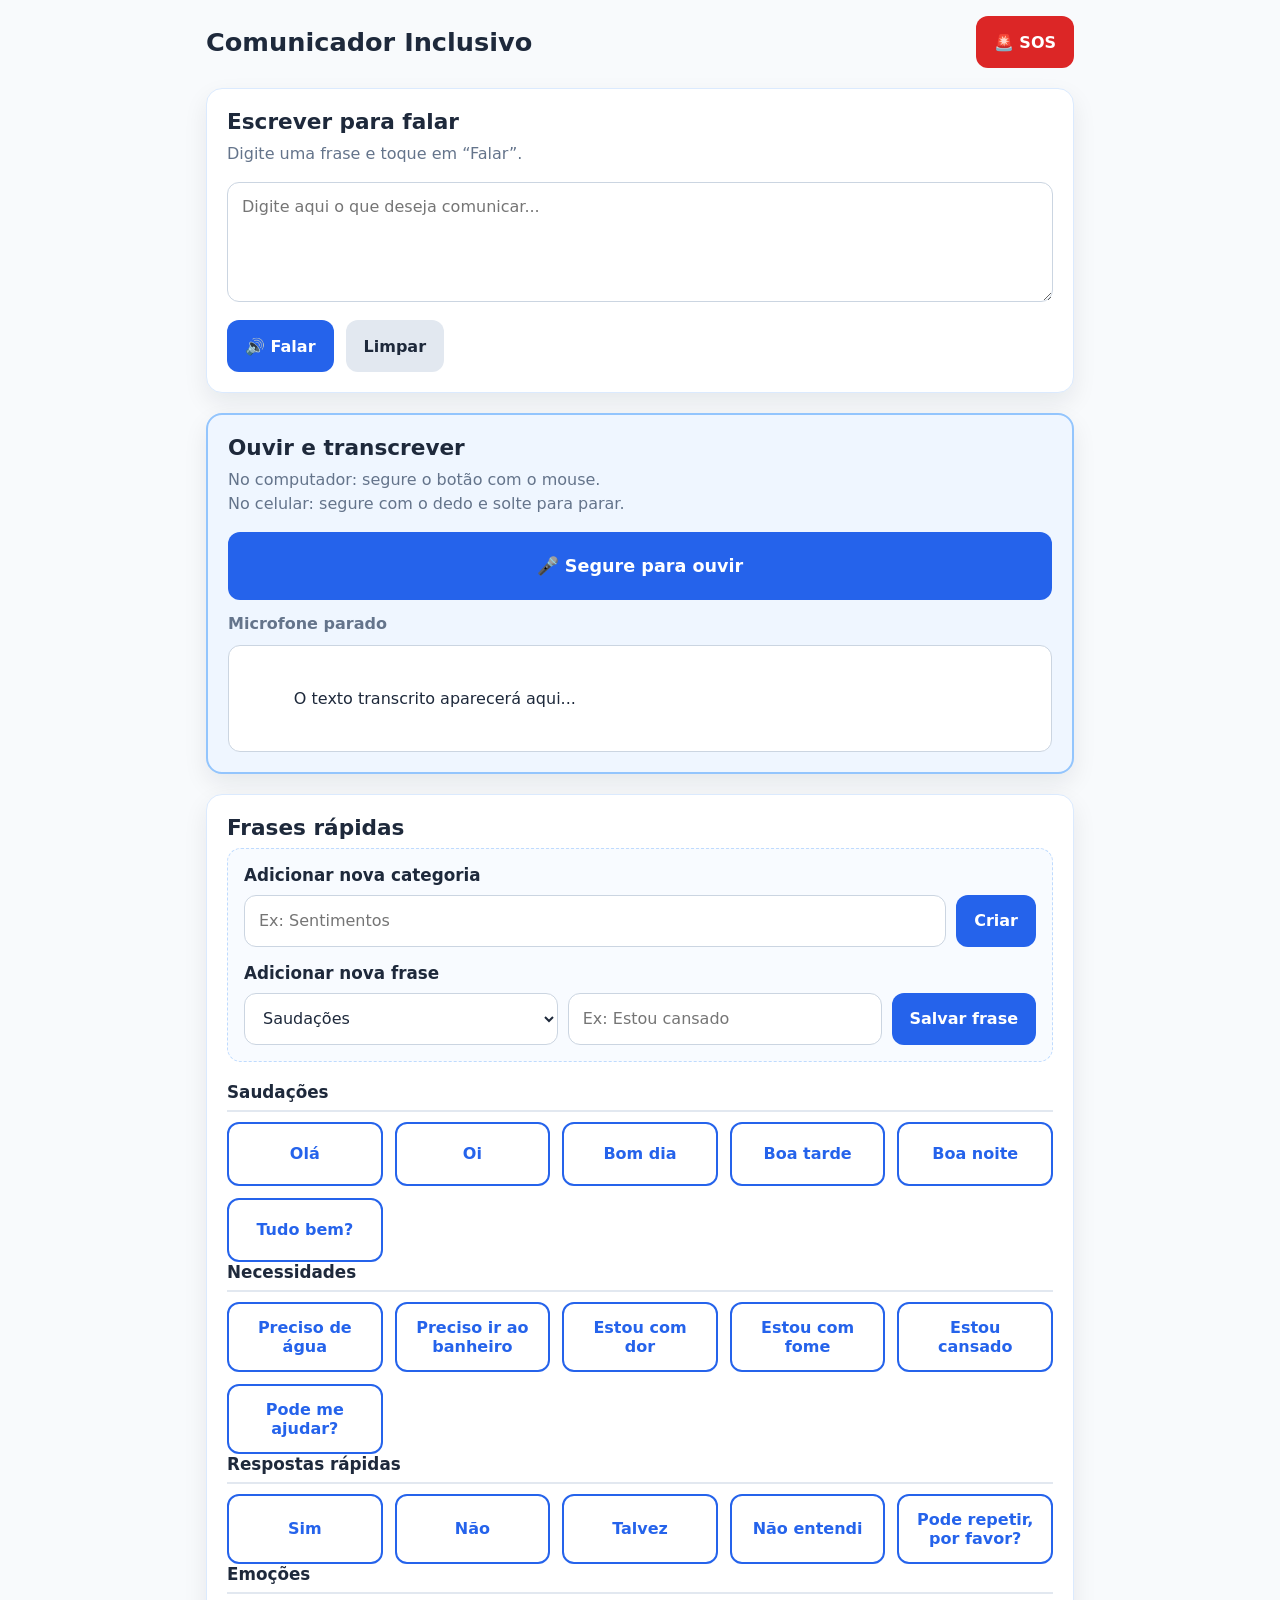
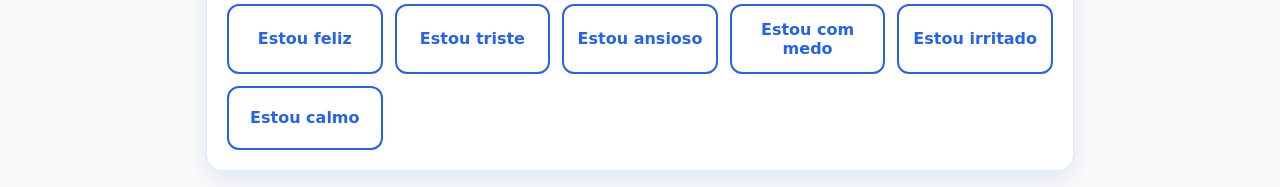
<file: frontend/index.html>
<!DOCTYPE html>
<html lang="pt-BR">
<head>
  <meta charset="UTF-8" />
  <meta
    name="viewport"
    content="width=device-width, initial-scale=1.0, maximum-scale=1.0, user-scalable=no"
  />
  <meta name="theme-color" content="#2563eb" />
  <meta name="description" content="Aplicativo de comunicação fácil para pessoas não verbais." />
  <title>Comunicador Inclusivo</title>

  <link rel="stylesheet" href="./css/style.css" />
</head>
<body>
  <div class="container">
    <header class="topbar">
      <h1>Comunicador Inclusivo</h1>
      <button id="btn-sos" class="sos-btn" type="button">
        🚨 SOS
      </button>
    </header>

    <main class="main-content">
      <!-- TEXTO PARA ÁUDIO -->
      <section class="panel">
        <h2>Escrever para falar</h2>
        <p class="panel-description">
          Digite uma frase e toque em “Falar”.
        </p>

        <label for="input-texto-livre" class="sr-only">Digite a mensagem</label>
        <textarea
          id="input-texto-livre"
          class="text-area"
          placeholder="Digite aqui o que deseja comunicar..."
          rows="4"
        ></textarea>

        <div class="action-row">
          <button id="btn-falar-texto" class="btn-primary" type="button">
            🔊 Falar
          </button>
          <button id="btn-limpar-texto" class="btn-secondary" type="button">
            Limpar
          </button>
        </div>
      </section>

      <!-- ÁUDIO PARA TEXTO -->
      <section class="panel listen-panel">
        <h2>Ouvir e transcrever</h2>
        <p class="panel-description">
          No computador: segure o botão com o mouse.<br />
          No celular: segure com o dedo e solte para parar.
        </p>

        <button id="btn-segurar-ouvir" class="btn-listen-hold" type="button">
          🎤 Segure para ouvir
        </button>

        <div class="transcription-status" id="status-escuta">
          Microfone parado
        </div>

        <div
          id="texto-transcrito"
          class="transcription-box"
          aria-live="polite"
        >
          O texto transcrito aparecerá aqui...
        </div>
      </section>

      <!-- FRASES RÁPIDAS -->
      <section class="panel">
        <h2>Frases rápidas</h2>

        <div class="admin-panel">
          <h3>Adicionar nova categoria</h3>
          <div class="form-group">
            <input
              type="text"
              id="input-nova-categoria"
              placeholder="Ex: Sentimentos"
            />
            <button id="btn-criar-categoria" class="btn-primary" type="button">
              Criar
            </button>
          </div>

          <h3>Adicionar nova frase</h3>
          <div class="form-group">
            <select id="select-categoria"></select>
            <input
              type="text"
              id="input-nova-frase"
              placeholder="Ex: Estou cansado"
            />
            <button id="btn-salvar-frase" class="btn-primary" type="button">
              Salvar frase
            </button>
          </div>
        </div>

        <div id="app-content"></div>
      </section>
    </main>
  </div>

  <script type="module" src="./js/main.js"></script>
</body>
</html>
</file>
<file: frontend/css/style.css>
:root {
    --primary: #2563eb;
    --primary-dark: #1d4ed8;
    --secondary: #e2e8f0;
    --secondary-dark: #cbd5e1;
    --bg: #f8fafc;
    --surface: #ffffff;
    --text: #1e293b;
    --muted: #64748b;
    --border: #dbeafe;
    --danger: #dc2626;
    --danger-dark: #b91c1c;
    --success: #16a34a;
    --success-bg: #dcfce7;
    --listen-bg: #eff6ff;
    --listen-border: #93c5fd;
    --shadow: 0 10px 25px rgba(15, 23, 42, 0.08);
    --radius: 16px;
}

* {
    box-sizing: border-box;
}

html {
    -webkit-text-size-adjust: 100%;
}

body {
    margin: 0;
    font-family: system-ui, -apple-system, BlinkMacSystemFont, "Segoe UI", sans-serif;
    background: var(--bg);
    color: var(--text);
}

button,
input,
textarea,
select {
    font: inherit;
}

button {
    cursor: pointer;
    border: none;
}

.container {
    width: 100%;
    max-width: 900px;
    margin: 0 auto;
    padding: 16px;
}

.topbar {
    display: flex;
    justify-content: space-between;
    align-items: center;
    gap: 16px;
    margin-bottom: 20px;
    flex-wrap: wrap;
}

.topbar h1 {
    margin: 0;
    font-size: clamp(1.5rem, 2vw, 2rem);
}

.main-content {
    display: flex;
    flex-direction: column;
    gap: 20px;
}

.panel {
    background: var(--surface);
    border: 1px solid var(--border);
    border-radius: var(--radius);
    padding: 20px;
    box-shadow: var(--shadow);
}

.panel h2 {
    margin-top: 0;
    margin-bottom: 8px;
    font-size: 1.35rem;
}

.panel h3 {
    margin-top: 0;
    margin-bottom: 10px;
    font-size: 1.05rem;
}

.panel-description {
    margin-top: 0;
    margin-bottom: 16px;
    color: var(--muted);
    line-height: 1.5;
}

.text-area {
    width: 100%;
    min-height: 120px;
    resize: vertical;
    padding: 14px;
    border: 1px solid var(--secondary-dark);
    border-radius: 12px;
    background: #fff;
    color: var(--text);
    outline: none;
}

.text-area:focus,
input:focus,
select:focus {
    border-color: var(--primary);
    box-shadow: 0 0 0 3px rgba(37, 99, 235, 0.15);
}

.action-row {
    display: flex;
    gap: 12px;
    flex-wrap: wrap;
    margin-top: 14px;
}

.btn-primary,
.btn-secondary,
.sos-btn,
.btn-listen-hold {
    min-height: 52px;
    padding: 12px 18px;
    border-radius: 12px;
    font-weight: 700;
    transition: 0.2s ease;
    touch-action: manipulation;
}

.btn-primary {
    background: var(--primary);
    color: white;
}

.btn-primary:hover {
    background: var(--primary-dark);
}

.btn-secondary {
    background: var(--secondary);
    color: var(--text);
}

.btn-secondary:hover {
    background: var(--secondary-dark);
}

.sos-btn {
    background: var(--danger);
    color: white;
}

.sos-btn:hover {
    background: var(--danger-dark);
}

.listen-panel {
    background: var(--listen-bg);
    border: 2px solid var(--listen-border);
}

.btn-listen-hold {
    width: 100%;
    background: var(--primary);
    color: white;
    font-size: 1.1rem;
    min-height: 68px;
}

.btn-listen-hold:hover {
    background: var(--primary-dark);
}

.btn-listen-hold.listening {
    background: var(--danger);
    animation: pulse 1.2s infinite;
}

.transcription-status {
    margin-top: 14px;
    font-weight: 600;
    color: var(--muted);
}

.transcription-status.active {
    color: var(--danger);
}

.transcription-box {
    margin-top: 12px;
    min-height: 100px;
    padding: 14px;
    background: white;
    border: 1px solid var(--secondary-dark);
    border-radius: 12px;
    line-height: 1.6;
    white-space: pre-wrap;
    word-break: break-word;
}

.admin-panel {
    margin-bottom: 20px;
    padding: 16px;
    background: #f8fbff;
    border: 1px dashed #bfdbfe;
    border-radius: 14px;
}

.form-group {
    display: flex;
    gap: 10px;
    flex-wrap: wrap;
    margin-bottom: 16px;
}

.form-group:last-child {
    margin-bottom: 0;
}

input,
select {
    flex: 1;
    min-width: 220px;
    min-height: 48px;
    padding: 12px 14px;
    border: 1px solid var(--secondary-dark);
    border-radius: 12px;
    background: white;
    color: var(--text);
    outline: none;
}

.category-title {
    margin: 24px 0 12px;
    font-size: 1.15rem;
    padding-bottom: 8px;
    border-bottom: 2px solid #e2e8f0;
}

.grid {
    display: grid;
    grid-template-columns: repeat(auto-fit, minmax(140px, 1fr));
    gap: 12px;
}

.phrase-btn {
    min-height: 64px;
    padding: 14px 12px;
    border-radius: 12px;
    border: 2px solid var(--primary);
    background: white;
    color: var(--primary);
    font-weight: 700;
    text-align: center;
    transition: 0.2s ease;
}

.phrase-btn:hover,
.phrase-btn:focus {
    background: var(--primary);
    color: white;
}

.phrase-btn:active {
    transform: scale(0.98);
}

.sr-only {
    position: absolute;
    width: 1px;
    height: 1px;
    padding: 0;
    margin: -1px;
    overflow: hidden;
    clip: rect(0, 0, 0, 0);
    white-space: nowrap;
    border: 0;
}

@keyframes pulse {
    0% {
        transform: scale(1);
        box-shadow: 0 0 0 rgba(220, 38, 38, 0.2);
    }

    50% {
        transform: scale(1.02);
        box-shadow: 0 0 16px rgba(220, 38, 38, 0.35);
    }

    100% {
        transform: scale(1);
        box-shadow: 0 0 0 rgba(220, 38, 38, 0.2);
    }
}

@media (max-width: 640px) {
    .container {
        padding: 12px;
    }

    .panel {
        padding: 16px;
    }

    .topbar {
        align-items: stretch;
    }

    .topbar h1 {
        width: 100%;
    }

    .sos-btn {
        width: 100%;
    }

    .action-row {
        flex-direction: column;
    }

    .action-row button {
        width: 100%;
    }

    .form-group {
        flex-direction: column;
    }

    .form-group input,
    .form-group select,
    .form-group button {
        width: 100%;
    }

    .grid {
        grid-template-columns: repeat(2, minmax(0, 1fr));
    } }
</file>
